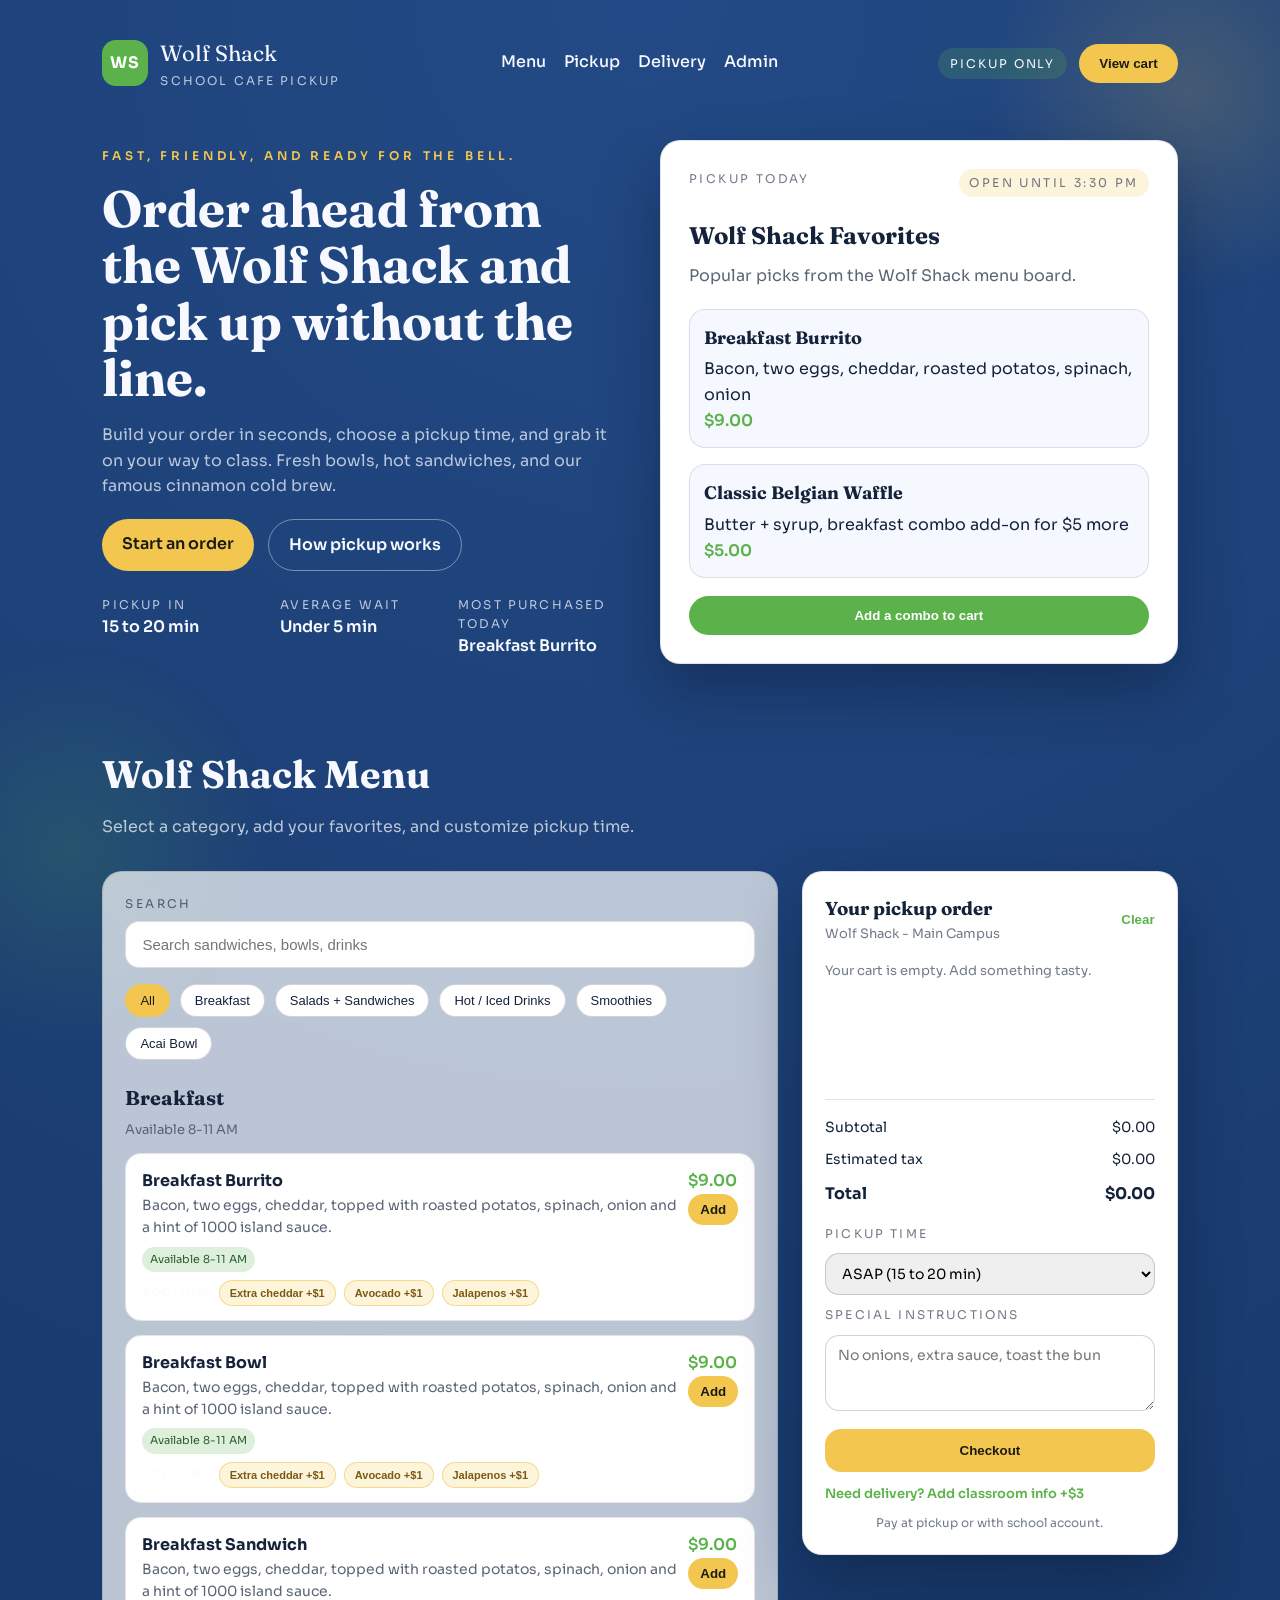
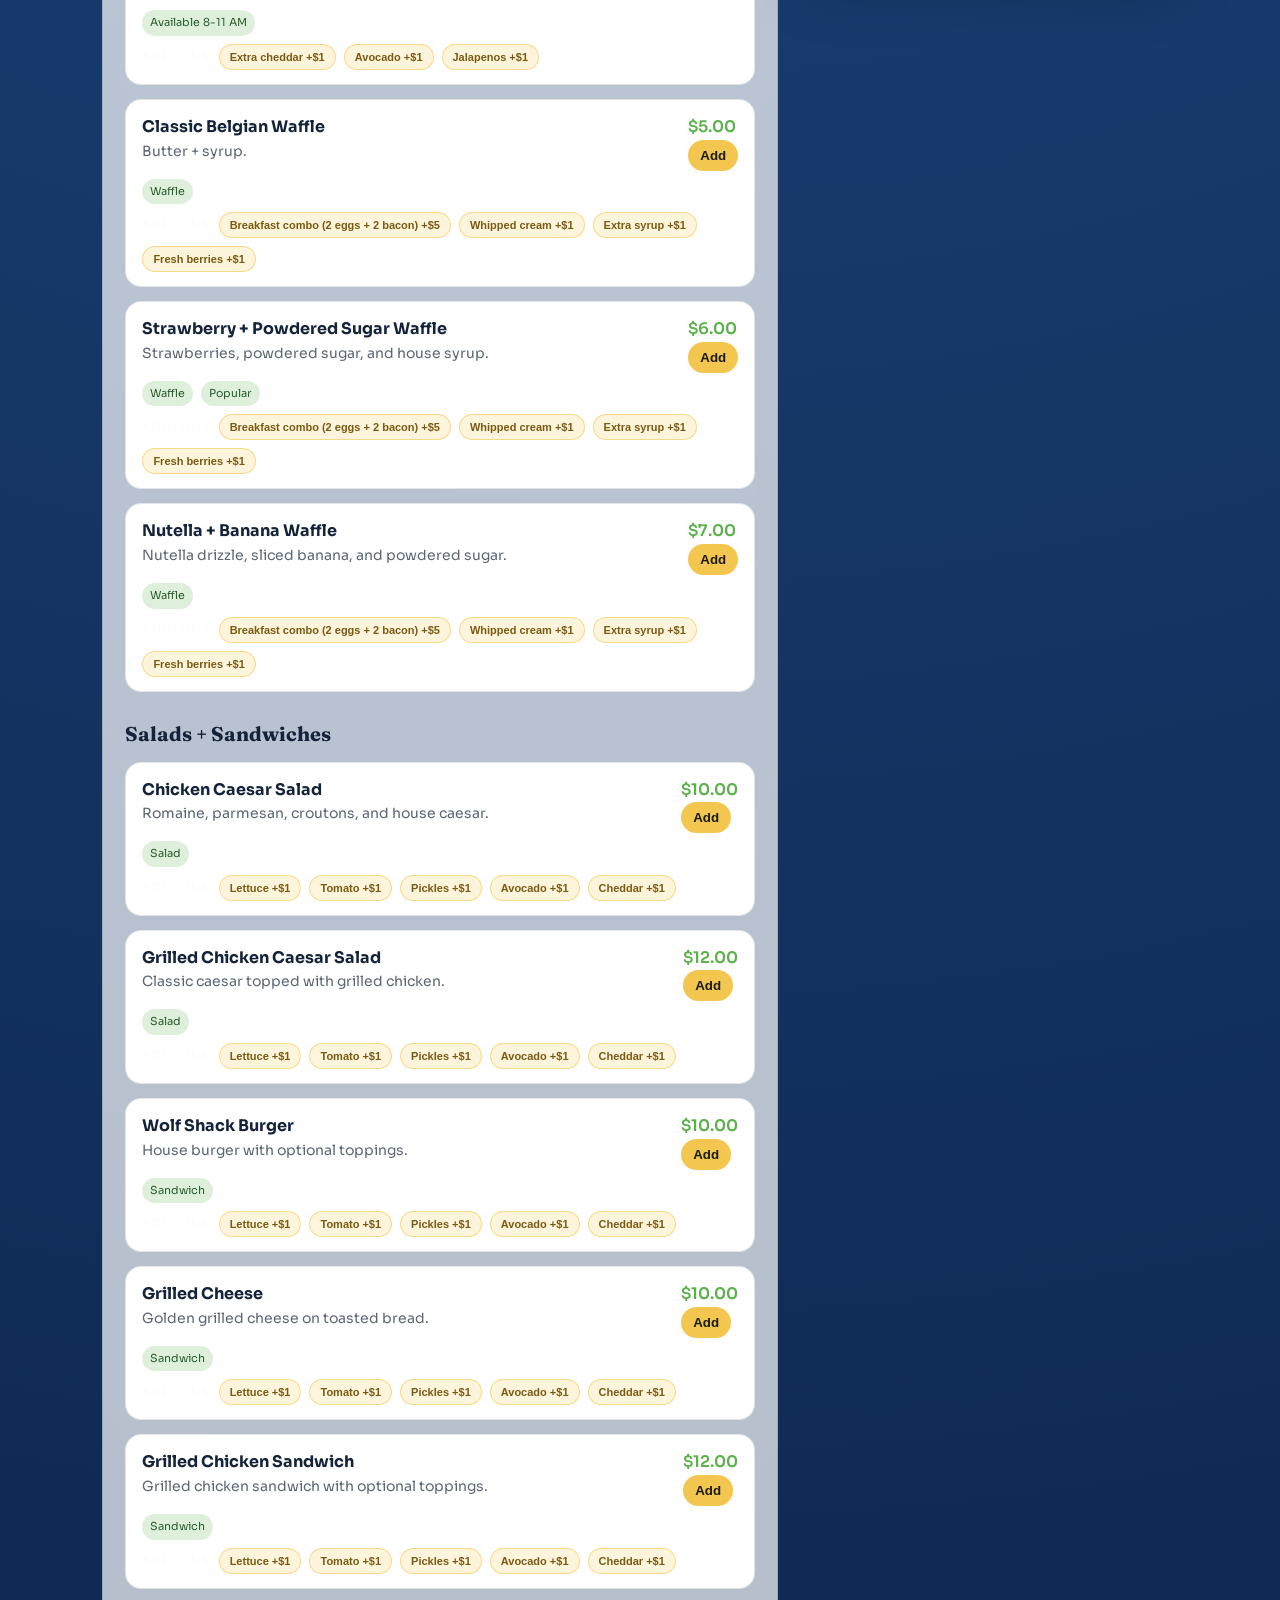
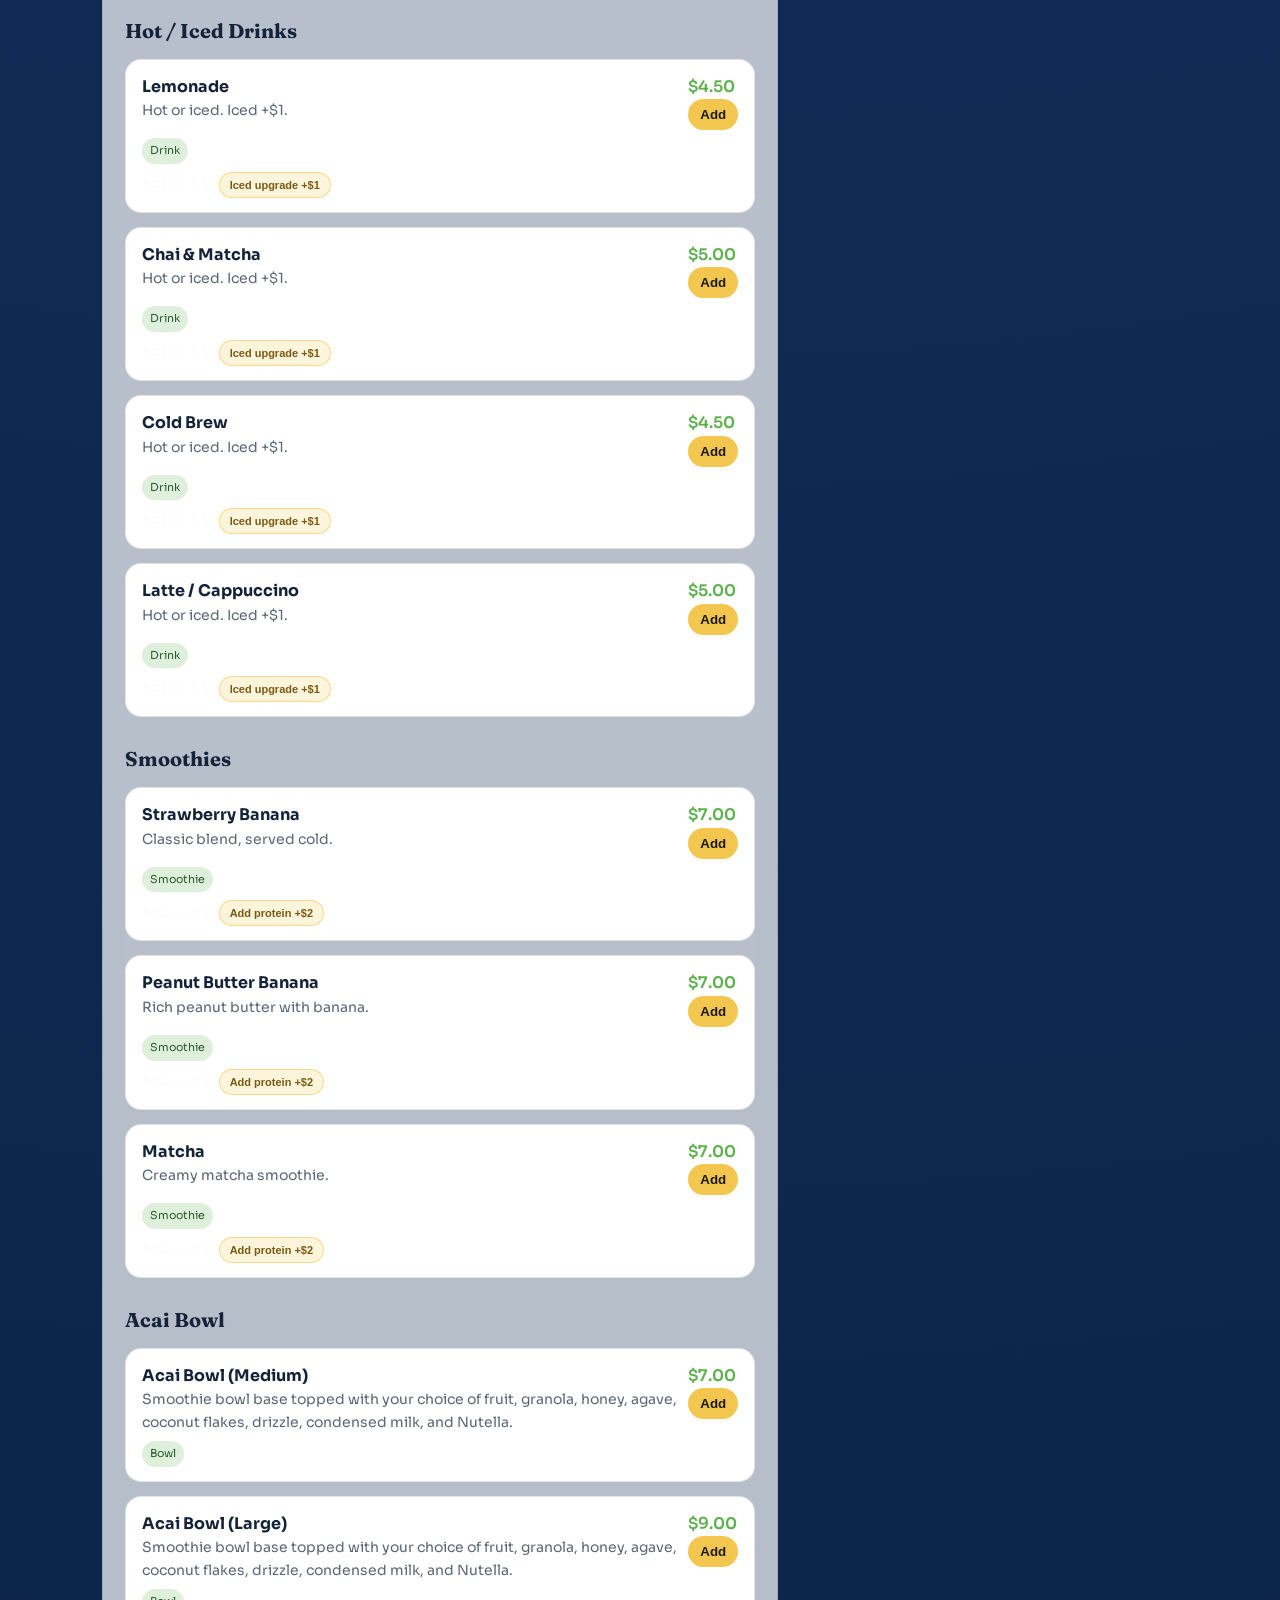
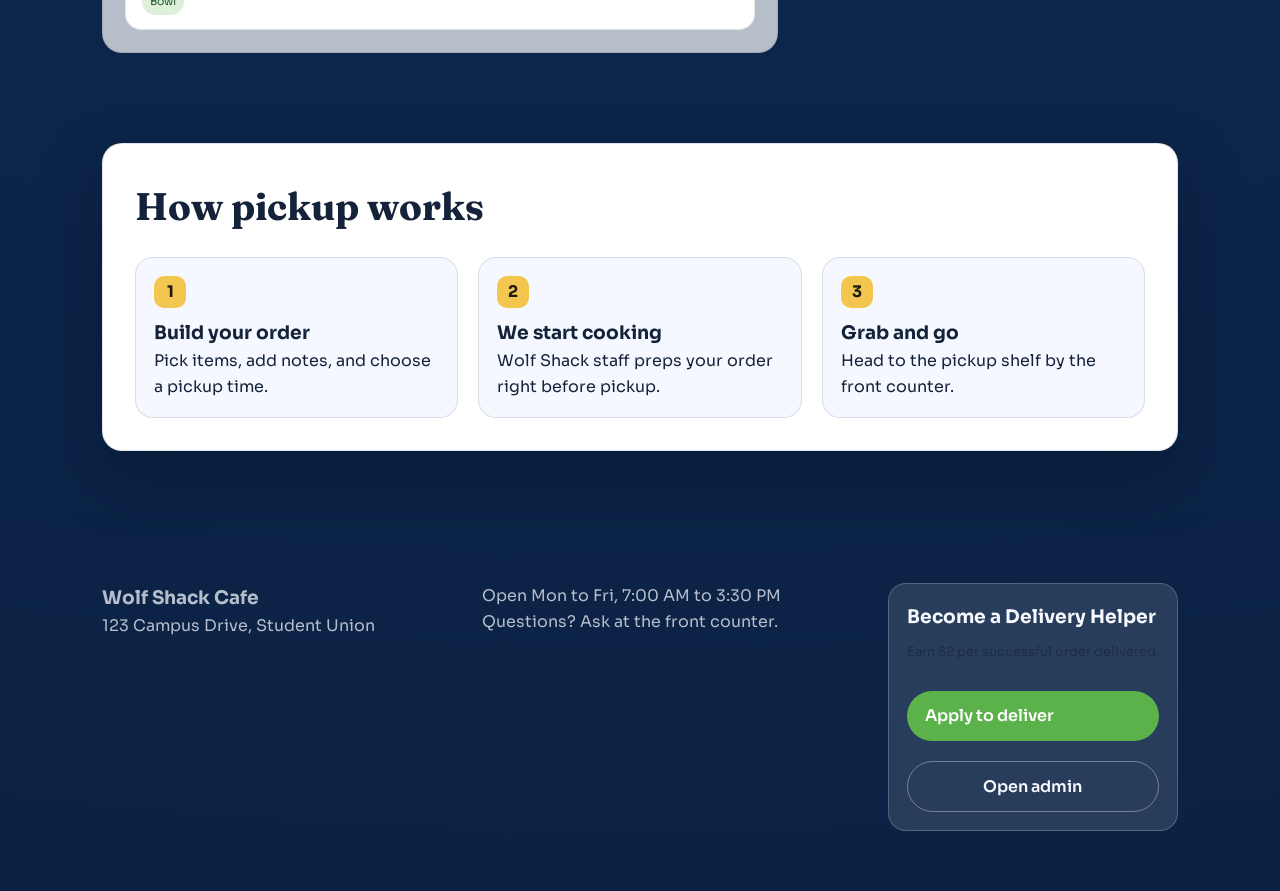
<file: index.html>
<!doctype html>
<html lang="en">
  <head>
    <meta charset="UTF-8" />
    <meta name="viewport" content="width=device-width, initial-scale=1" />
    <title>Wolf Shack Cafe - Pickup Order</title>
    <link rel="preconnect" href="https://fonts.googleapis.com" />
    <link rel="preconnect" href="https://fonts.gstatic.com" crossorigin />
    <link
      href="https://fonts.googleapis.com/css2?family=Fraunces:opsz,wght@9..144,600;9..144,700&family=Sora:wght@300;400;500;600;700&display=swap"
      rel="stylesheet"
    />
    <link rel="stylesheet" href="styles.css" />
  </head>
  <body>
    <div class="bg-orb orb-one"></div>
    <div class="bg-orb orb-two"></div>

    <header class="hero" id="top">
      <nav class="nav">
        <div class="logo">
          <span class="logo-mark">WS</span>
          <div>
            <p class="logo-title">Wolf Shack</p>
            <p class="logo-subtitle">School Cafe Pickup</p>
          </div>
        </div>
        <div class="nav-links">
          <a href="#menu">Menu</a>
          <a href="#how">Pickup</a>
          <a href="delivery.html">Delivery</a>
          <a href="admin.html">Admin</a>
        </div>
        <div class="nav-cta">
          <span class="status-pill">Pickup only</span>
          <button class="cta" type="button" id="jumpToCart">View cart</button>
        </div>
      </nav>

      <div class="hero-grid">
        <div class="hero-copy">
          <p class="eyebrow">Fast, friendly, and ready for the bell.</p>
          <h1>
            Order ahead from the Wolf Shack and pick up without the line.
          </h1>
          <p class="subtext">
            Build your order in seconds, choose a pickup time, and grab it on
            your way to class. Fresh bowls, hot sandwiches, and our famous
            cinnamon cold brew.
          </p>
          <div class="hero-actions">
            <a class="cta" href="#menu">Start an order</a>
            <a class="ghost" href="#how">How pickup works</a>
          </div>
          <div class="hero-badges">
            <div>
              <p class="badge-title">Pickup in</p>
              <p class="badge-value" id="pickupEta">15 to 20 min</p>
            </div>
            <div>
              <p class="badge-title">Average wait</p>
              <p class="badge-value">Under 5 min</p>
            </div>
            <div>
              <p class="badge-title">Most purchased today</p>
              <p class="badge-value">Breakfast Burrito</p>
            </div>
          </div>
        </div>

        <div class="hero-card">
          <div class="hero-card-top">
            <span>Pickup today</span>
            <span class="pill">Open until 3:30 PM</span>
          </div>
          <h2>Wolf Shack Favorites</h2>
          <p class="hero-card-sub">
            Popular picks from the Wolf Shack menu board.
          </p>
          <div class="specials">
            <article>
              <h3>Breakfast Burrito</h3>
              <p>Bacon, two eggs, cheddar, roasted potatos, spinach, onion</p>
              <span class="price">$9.00</span>
            </article>
            <article>
              <h3>Classic Belgian Waffle</h3>
              <p>Butter + syrup, breakfast combo add-on for $5 more</p>
              <span class="price">$5.00</span>
            </article>
          </div>
          <button class="pill-btn" type="button" id="addSpecial">
            Add a combo to cart
          </button>
        </div>
      </div>
    </header>

    <main>
      <section id="menu" class="menu">
        <div class="section-title">
          <h2>Wolf Shack Menu</h2>
          <p>
            Select a category, add your favorites, and customize pickup time.
          </p>
        </div>

        <div class="menu-layout">
          <div class="menu-panel">
            <div class="search-row">
              <label class="search" for="searchInput">
                <span>Search</span>
                <input
                  type="text"
                  id="searchInput"
                  placeholder="Search sandwiches, bowls, drinks"
                  autocomplete="off"
                />
              </label>
              <div class="category-chips" id="categoryChips"></div>
            </div>

            <div class="menu-grid" id="menuGrid"></div>
          </div>

          <aside class="cart-panel" id="cartPanel">
            <div class="cart-header">
              <div>
                <h3>Your pickup order</h3>
                <p class="muted">Wolf Shack - Main Campus</p>
              </div>
              <button class="link" id="clearCart" type="button">Clear</button>
            </div>

            <div class="cart-items" id="cartItems"></div>

            <div class="cart-summary">
              <div class="summary-row">
                <span>Subtotal</span>
                <span id="subtotal">$0.00</span>
              </div>
              <div class="summary-row">
                <span>Estimated tax</span>
                <span id="tax">$0.00</span>
              </div>
              <div class="summary-row total">
                <span>Total</span>
                <span id="total">$0.00</span>
              </div>
            </div>

            <div class="pickup-block">
              <label for="pickupTime">Pickup time</label>
              <select id="pickupTime"></select>
              <label for="notes">Special instructions</label>
              <textarea
                id="notes"
                rows="3"
                placeholder="No onions, extra sauce, toast the bun"
              ></textarea>
            </div>

            <button class="checkout" type="button" onclick="location.href='checkout.html'">
              Checkout
            </button>
            <a class="delivery-link" href="delivery.html">Need delivery? Add classroom info +$3</a>
            <p class="fine">Pay at pickup or with school account.</p>
          </aside>
        </div>
      </section>

      <section id="how" class="how">
        <div class="section-title">
          <h2>How pickup works</h2>
        </div>
        <div class="steps">
          <div class="step">
            <span class="step-number">1</span>
            <h3>Build your order</h3>
            <p>Pick items, add notes, and choose a pickup time.</p>
          </div>
          <div class="step">
            <span class="step-number">2</span>
            <h3>We start cooking</h3>
            <p>Wolf Shack staff preps your order right before pickup.</p>
          </div>
          <div class="step">
            <span class="step-number">3</span>
            <h3>Grab and go</h3>
            <p>Head to the pickup shelf by the front counter.</p>
          </div>
        </div>
      </section>

    </main>

    <footer class="footer">
      <div>
        <h3>Wolf Shack Cafe</h3>
        <p>123 Campus Drive, Student Union</p>
      </div>
      <div>
        <p>Open Mon to Fri, 7:00 AM to 3:30 PM</p>
        <p>Questions? Ask at the front counter.</p>
      </div>
      <div class="footer-cta">
        <h3>Become a Delivery Helper</h3>
        <p class="muted">Earn $2 per successful order delivered.</p>
        <a class="pill-btn" href="deliverer.html">Apply to deliver</a>
        <a class="ghost-btn" href="admin.html">Open admin</a>
      </div>
    </footer>

    <script src="app.js"></script>
  </body>
</html>
</file>
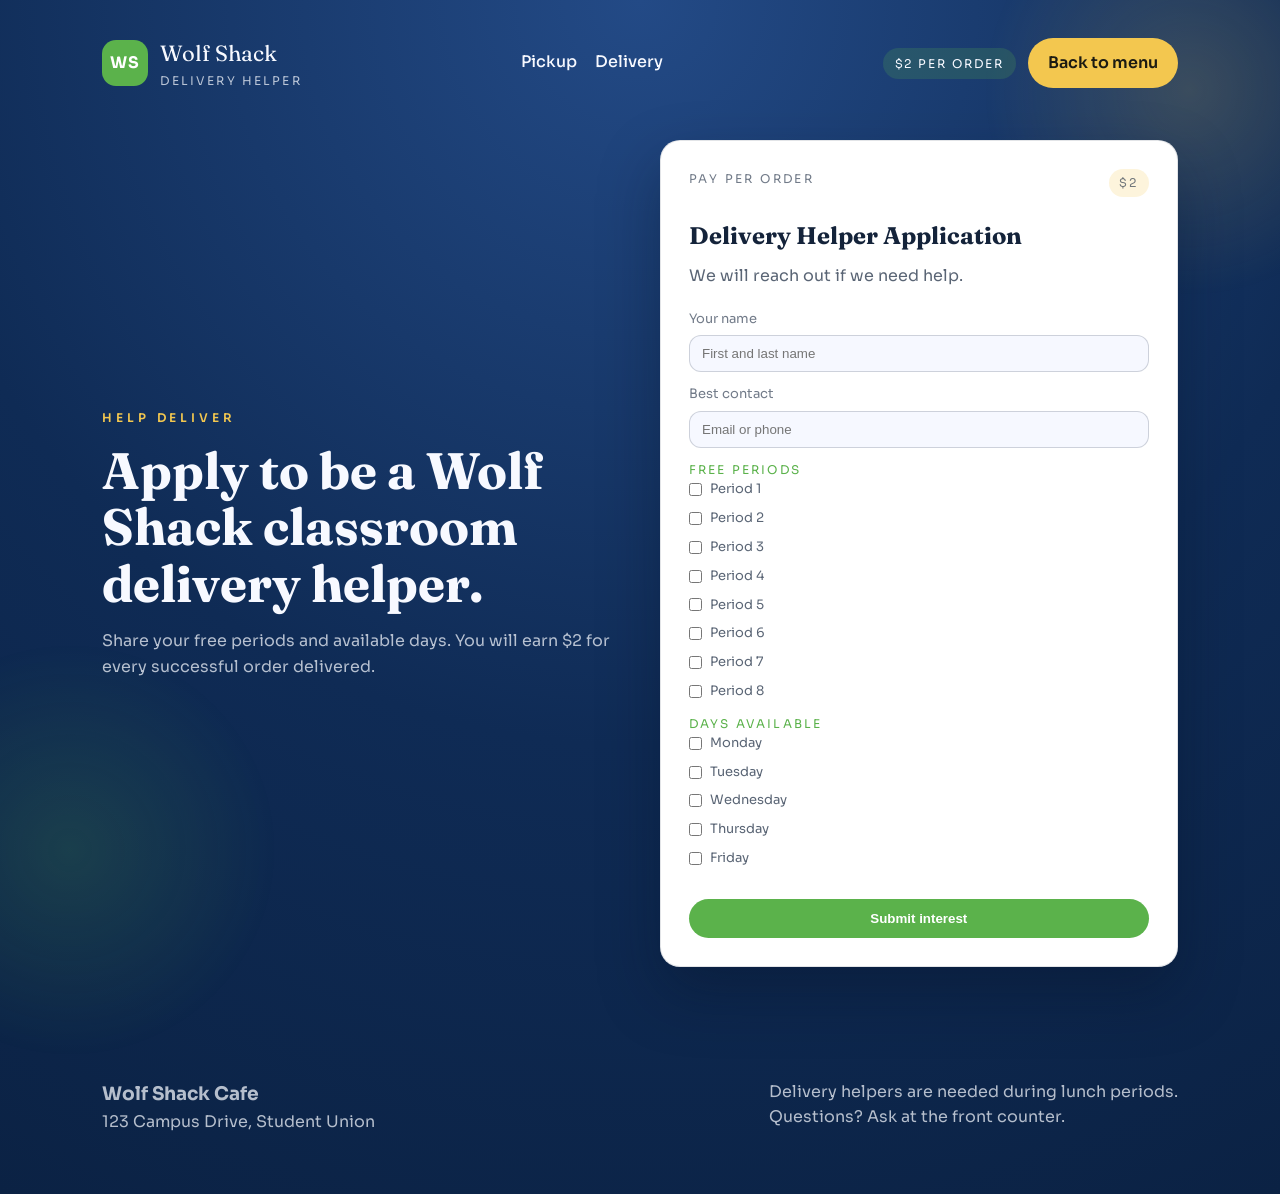
<file: deliverer.html>
<!doctype html>
<html lang="en">
  <head>
    <meta charset="UTF-8" />
    <meta name="viewport" content="width=device-width, initial-scale=1" />
    <title>Wolf Shack Delivery Helper</title>
    <link rel="preconnect" href="https://fonts.googleapis.com" />
    <link rel="preconnect" href="https://fonts.gstatic.com" crossorigin />
    <link
      href="https://fonts.googleapis.com/css2?family=Fraunces:opsz,wght@9..144,600;9..144,700&family=Sora:wght@300;400;500;600;700&display=swap"
      rel="stylesheet"
    />
    <link rel="stylesheet" href="styles.css" />
  </head>
  <body>
    <div class="bg-orb orb-one"></div>
    <div class="bg-orb orb-two"></div>

    <header class="hero">
      <nav class="nav">
        <div class="logo">
          <span class="logo-mark">WS</span>
          <div>
            <p class="logo-title">Wolf Shack</p>
            <p class="logo-subtitle">Delivery Helper</p>
          </div>
        </div>
        <div class="nav-links">
          <a href="index.html">Pickup</a>
          <a href="delivery.html">Delivery</a>
        </div>
        <div class="nav-cta">
          <span class="status-pill">$2 per order</span>
          <a class="cta" href="index.html">Back to menu</a>
        </div>
      </nav>

      <div class="hero-grid">
        <div class="hero-copy">
          <p class="eyebrow">Help deliver</p>
          <h1>Apply to be a Wolf Shack classroom delivery helper.</h1>
          <p class="subtext">
            Share your free periods and available days. You will earn $2 for
            every successful order delivered.
          </p>
        </div>
        <div class="hero-card">
          <div class="hero-card-top">
            <span>Pay per order</span>
            <span class="pill">$2</span>
          </div>
          <h2>Delivery Helper Application</h2>
          <p class="hero-card-sub">We will reach out if we need help.</p>
          <form class="delivery-form">
            <label>
              Your name
              <input type="text" placeholder="First and last name" />
            </label>
            <label>
              Best contact
              <input type="text" placeholder="Email or phone" />
            </label>
            <fieldset class="checkbox-group">
              <legend>Free periods</legend>
              <label><input type="checkbox" /> Period 1</label>
              <label><input type="checkbox" /> Period 2</label>
              <label><input type="checkbox" /> Period 3</label>
              <label><input type="checkbox" /> Period 4</label>
              <label><input type="checkbox" /> Period 5</label>
              <label><input type="checkbox" /> Period 6</label>
              <label><input type="checkbox" /> Period 7</label>
              <label><input type="checkbox" /> Period 8</label>
            </fieldset>
            <fieldset class="checkbox-group">
              <legend>Days available</legend>
              <label><input type="checkbox" /> Monday</label>
              <label><input type="checkbox" /> Tuesday</label>
              <label><input type="checkbox" /> Wednesday</label>
              <label><input type="checkbox" /> Thursday</label>
              <label><input type="checkbox" /> Friday</label>
            </fieldset>
            <button class="pill-btn" type="button">Submit interest</button>
          </form>
        </div>
      </div>
    </header>

    <footer class="footer">
      <div>
        <h3>Wolf Shack Cafe</h3>
        <p>123 Campus Drive, Student Union</p>
      </div>
      <div>
        <p>Delivery helpers are needed during lunch periods.</p>
        <p>Questions? Ask at the front counter.</p>
      </div>
    </footer>
  </body>
</html>
</file>
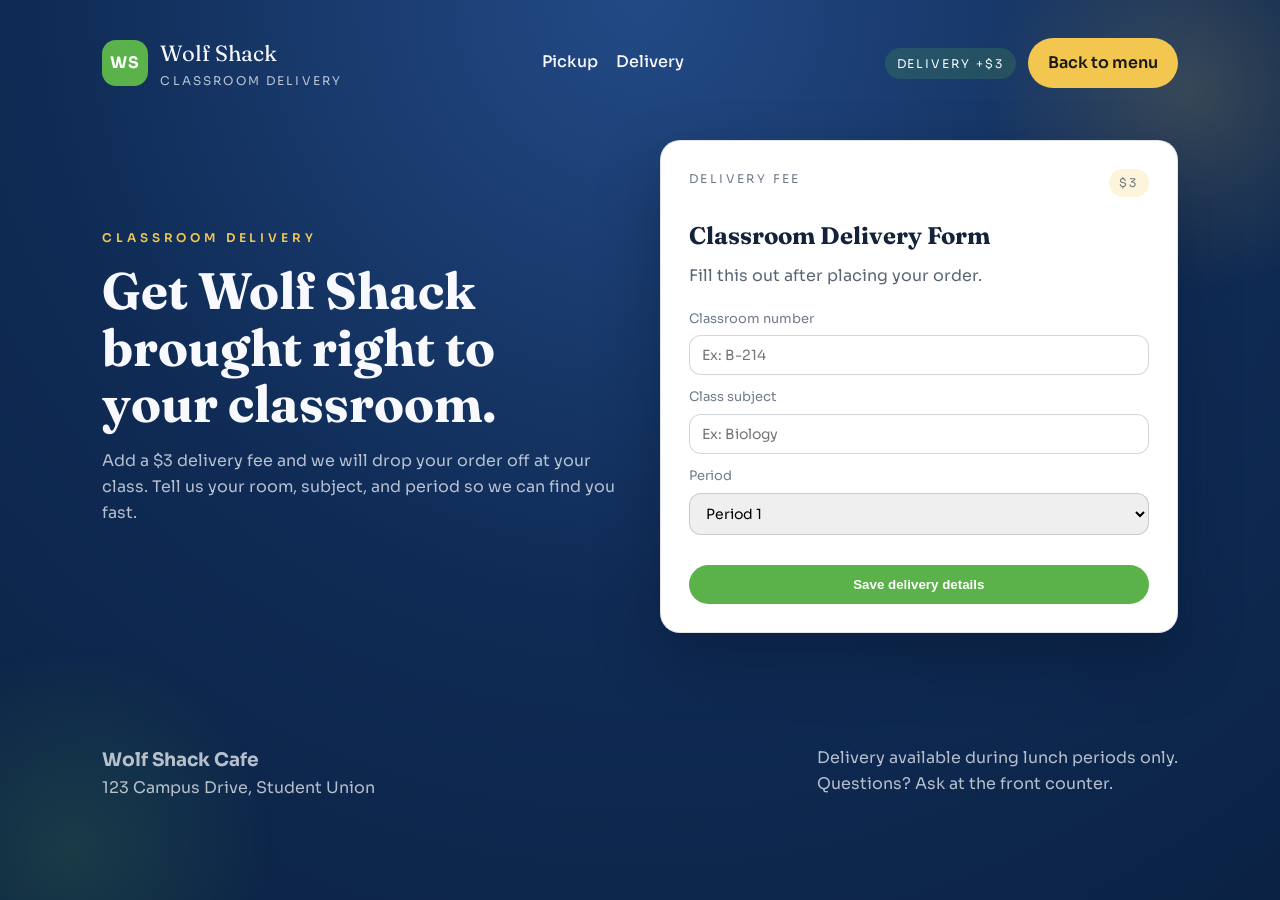
<file: delivery.html>
<!doctype html>
<html lang="en">
  <head>
    <meta charset="UTF-8" />
    <meta name="viewport" content="width=device-width, initial-scale=1" />
    <title>Wolf Shack Delivery - Classroom Drop</title>
    <link rel="preconnect" href="https://fonts.googleapis.com" />
    <link rel="preconnect" href="https://fonts.gstatic.com" crossorigin />
    <link
      href="https://fonts.googleapis.com/css2?family=Fraunces:opsz,wght@9..144,600;9..144,700&family=Sora:wght@300;400;500;600;700&display=swap"
      rel="stylesheet"
    />
    <link rel="stylesheet" href="styles.css" />
  </head>
  <body>
    <div class="bg-orb orb-one"></div>
    <div class="bg-orb orb-two"></div>

    <header class="hero" id="top">
      <nav class="nav">
        <div class="logo">
          <span class="logo-mark">WS</span>
          <div>
            <p class="logo-title">Wolf Shack</p>
            <p class="logo-subtitle">Classroom Delivery</p>
          </div>
        </div>
        <div class="nav-links">
          <a href="index.html">Pickup</a>
          <a href="delivery.html">Delivery</a>
        </div>
        <div class="nav-cta">
          <span class="status-pill">Delivery +$3</span>
          <a class="cta" href="index.html">Back to menu</a>
        </div>
      </nav>

      <div class="hero-grid">
        <div class="hero-copy">
          <p class="eyebrow">Classroom delivery</p>
          <h1>Get Wolf Shack brought right to your classroom.</h1>
          <p class="subtext">
            Add a $3 delivery fee and we will drop your order off at your class.
            Tell us your room, subject, and period so we can find you fast.
          </p>
        </div>
        <div class="hero-card">
          <div class="hero-card-top">
            <span>Delivery fee</span>
            <span class="pill">$3</span>
          </div>
          <h2>Classroom Delivery Form</h2>
          <p class="hero-card-sub">
            Fill this out after placing your order.
          </p>
          <form class="delivery-page-form">
            <label>
              Classroom number
              <input type="text" placeholder="Ex: B-214" />
            </label>
            <label>
              Class subject
              <input type="text" placeholder="Ex: Biology" />
            </label>
            <label>
              Period
              <select>
                <option>Period 1</option>
                <option>Period 2</option>
                <option>Period 3</option>
                <option>Period 4</option>
                <option>Period 5</option>
                <option>Period 6</option>
                <option>Period 7</option>
                <option>Period 8</option>
              </select>
            </label>
            <button class="pill-btn" type="button">Save delivery details</button>
          </form>
        </div>
      </div>
    </header>

    <footer class="footer">
      <div>
        <h3>Wolf Shack Cafe</h3>
        <p>123 Campus Drive, Student Union</p>
      </div>
      <div>
        <p>Delivery available during lunch periods only.</p>
        <p>Questions? Ask at the front counter.</p>
      </div>
    </footer>
  </body>
</html>
</file>
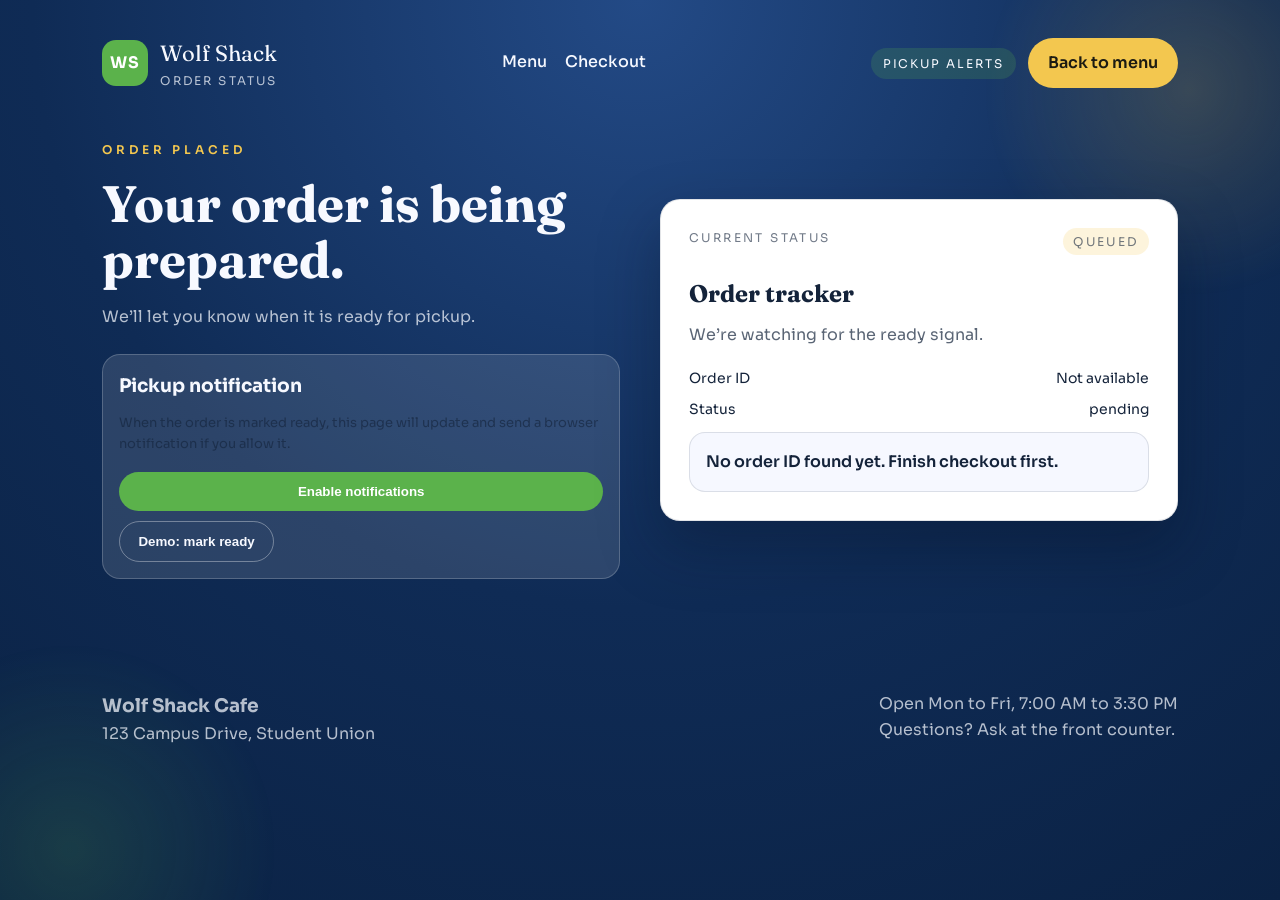
<file: order-status.html>
<!doctype html>
<html lang="en">
  <head>
    <meta charset="UTF-8" />
    <meta name="viewport" content="width=device-width, initial-scale=1" />
    <title>Wolf Shack Order Status</title>
    <link rel="preconnect" href="https://fonts.googleapis.com" />
    <link rel="preconnect" href="https://fonts.gstatic.com" crossorigin />
    <link
      href="https://fonts.googleapis.com/css2?family=Fraunces:opsz,wght@9..144,600;9..144,700&family=Sora:wght@300;400;500;600;700&display=swap"
      rel="stylesheet"
    />
    <link rel="stylesheet" href="styles.css" />
  </head>
  <body>
    <div class="bg-orb orb-one"></div>
    <div class="bg-orb orb-two"></div>

    <header class="hero">
      <nav class="nav">
        <div class="logo">
          <span class="logo-mark">WS</span>
          <div>
            <p class="logo-title">Wolf Shack</p>
            <p class="logo-subtitle">Order Status</p>
          </div>
        </div>
        <div class="nav-links">
          <a href="index.html">Menu</a>
          <a href="checkout.html">Checkout</a>
        </div>
        <div class="nav-cta">
          <span class="status-pill">Pickup alerts</span>
          <a class="cta" href="index.html">Back to menu</a>
        </div>
      </nav>

      <div class="hero-grid">
        <div class="hero-copy">
          <p class="eyebrow">Order placed</p>
          <h1>Your order is being prepared.</h1>
          <p class="subtext" id="statusMessage">
            We’ll let you know when it is ready for pickup.
          </p>
          <div class="order-summary">
            <h3>Pickup notification</h3>
            <p class="muted">
              When the order is marked ready, this page will update and send a
              browser notification if you allow it.
            </p>
            <button class="pill-btn" id="enableNotifications" type="button">
              Enable notifications
            </button>
            <button class="ghost-btn" id="simulateReady" type="button">
              Demo: mark ready
            </button>
          </div>
        </div>

        <div class="hero-card">
          <div class="hero-card-top">
            <span>Current status</span>
            <span class="pill" id="statusPill">Preparing</span>
          </div>
          <h2>Order tracker</h2>
          <p class="hero-card-sub">We’re watching for the ready signal.</p>
          <div id="orderMeta" class="status-meta"></div>
          <div class="status-card" id="statusCard">
            Waiting for pickup update.
          </div>
        </div>
      </div>
    </header>

    <footer class="footer">
      <div>
        <h3>Wolf Shack Cafe</h3>
        <p>123 Campus Drive, Student Union</p>
      </div>
      <div>
        <p>Open Mon to Fri, 7:00 AM to 3:30 PM</p>
        <p>Questions? Ask at the front counter.</p>
      </div>
    </footer>

    <script src="order-status.js"></script>
  </body>
</html>
</file>
<file: styles.css>
:root {
  --bg: #0f2b55;
  --bg-soft: #173a6d;
  --ink: #f7f9ff;
  --muted: rgba(247, 249, 255, 0.72);
  --accent: #f3c74f;
  --accent-2: #5bb24b;
  --accent-3: #7ecbff;
  --card: #ffffff;
  --card-ink: #14233a;
  --stroke: rgba(255, 255, 255, 0.2);
  --shadow: 0 26px 60px rgba(7, 18, 38, 0.35);
  --radius: 20px;
}

* {
  box-sizing: border-box;
  margin: 0;
  padding: 0;
}

body {
  font-family: "Sora", sans-serif;
  background: radial-gradient(circle at top, #234a86 0%, var(--bg) 55%, #0b2244 100%);
  color: var(--ink);
  min-height: 100vh;
  line-height: 1.6;
  overflow-x: hidden;
}

a {
  color: inherit;
  text-decoration: none;
}

.bg-orb {
  position: fixed;
  width: 420px;
  height: 420px;
  border-radius: 50%;
  filter: blur(0px);
  opacity: 0.5;
  z-index: -1;
}

.orb-one {
  background: radial-gradient(circle, rgba(243, 199, 79, 0.35) 0%, rgba(243, 199, 79, 0) 70%);
  top: -120px;
  right: -120px;
}

.orb-two {
  background: radial-gradient(circle, rgba(91, 178, 75, 0.35) 0%, rgba(91, 178, 75, 0) 70%);
  bottom: -160px;
  left: -140px;
}

.hero {
  padding: 36px 8vw 80px;
  position: relative;
}

.nav {
  display: flex;
  align-items: center;
  justify-content: space-between;
  gap: 24px;
  flex-wrap: wrap;
}

.logo {
  display: flex;
  align-items: center;
  gap: 12px;
}

.logo-mark {
  display: inline-flex;
  align-items: center;
  justify-content: center;
  width: 46px;
  height: 46px;
  border-radius: 14px;
  background: var(--accent-2);
  color: #ffffff;
  font-weight: 700;
  letter-spacing: 0.1em;
}

.logo-title {
  font-family: "Fraunces", serif;
  font-size: 22px;
}

.logo-subtitle {
  font-size: 12px;
  text-transform: uppercase;
  letter-spacing: 0.18em;
  color: var(--muted);
}

.nav-links {
  display: flex;
  gap: 18px;
  flex-wrap: wrap;
  font-weight: 500;
}

.nav-links a {
  padding: 6px 0;
  border-bottom: 2px solid transparent;
}

.nav-links a:hover {
  border-bottom-color: var(--accent);
}

.nav-cta {
  display: flex;
  align-items: center;
  gap: 12px;
}

.status-pill {
  padding: 6px 12px;
  background: rgba(91, 178, 75, 0.2);
  border-radius: 999px;
  font-size: 12px;
  text-transform: uppercase;
  letter-spacing: 0.16em;
}

.cta {
  padding: 12px 20px;
  border-radius: 999px;
  background: var(--accent);
  color: #1c1b12;
  font-weight: 600;
  border: none;
  cursor: pointer;
}

.ghost {
  padding: 12px 20px;
  border-radius: 999px;
  border: 1px solid rgba(255, 255, 255, 0.4);
  font-weight: 600;
}

.hero-grid {
  display: grid;
  grid-template-columns: repeat(auto-fit, minmax(280px, 1fr));
  gap: 40px;
  margin-top: 50px;
  align-items: center;
}

.eyebrow {
  text-transform: uppercase;
  letter-spacing: 0.32em;
  font-size: 12px;
  color: var(--accent);
  font-weight: 600;
}

.hero-copy h1 {
  font-family: "Fraunces", serif;
  font-size: clamp(2.4rem, 4vw, 3.8rem);
  line-height: 1.1;
  margin: 16px 0;
}

.subtext {
  color: var(--muted);
  margin-bottom: 20px;
  max-width: 520px;
}

.hero-actions {
  display: flex;
  gap: 14px;
  flex-wrap: wrap;
  margin-bottom: 24px;
}

.hero-badges {
  display: grid;
  grid-template-columns: repeat(auto-fit, minmax(140px, 1fr));
  gap: 16px;
}

.badge-title {
  font-size: 12px;
  text-transform: uppercase;
  letter-spacing: 0.18em;
  color: var(--muted);
}

.badge-value {
  font-weight: 600;
}

.hero-card {
  background: var(--card);
  border-radius: var(--radius);
  box-shadow: var(--shadow);
  padding: 28px;
  border: 1px solid rgba(20, 35, 58, 0.12);
  color: var(--card-ink);
}

.hero-card-top {
  display: flex;
  justify-content: space-between;
  font-size: 12px;
  text-transform: uppercase;
  letter-spacing: 0.2em;
  color: rgba(20, 35, 58, 0.6);
  margin-bottom: 20px;
}

.pill {
  background: rgba(243, 199, 79, 0.2);
  padding: 4px 10px;
  border-radius: 999px;
}

.hero-card h2 {
  font-family: "Fraunces", serif;
  margin-bottom: 8px;
}

.hero-card-sub {
  color: rgba(20, 35, 58, 0.7);
  margin-bottom: 20px;
}

.specials {
  display: grid;
  gap: 16px;
}

.specials article {
  background: #f6f8ff;
  border-radius: 16px;
  padding: 14px;
  border: 1px solid rgba(20, 35, 58, 0.12);
}

.specials h3 {
  font-family: "Fraunces", serif;
  font-size: 18px;
  margin-bottom: 4px;
}

.price {
  font-weight: 600;
  color: var(--accent-2);
}

.pill-btn {
  width: 100%;
  border: none;
  margin-top: 18px;
  padding: 12px 18px;
  border-radius: 999px;
  background: var(--accent-2);
  color: #ffffff;
  font-weight: 600;
  cursor: pointer;
}

main {
  display: grid;
  gap: 90px;
  padding: 0 8vw 100px;
}

.section-title h2 {
  font-family: "Fraunces", serif;
  font-size: clamp(2rem, 3vw, 2.8rem);
  margin-bottom: 8px;
}

.section-title p {
  color: var(--muted);
  max-width: 560px;
}

.menu-layout {
  display: grid;
  grid-template-columns: minmax(0, 1.8fr) minmax(0, 1fr);
  gap: 24px;
  margin-top: 32px;
}

.menu-panel {
  background: rgba(255, 255, 255, 0.7);
  border-radius: var(--radius);
  padding: 22px;
  border: 1px solid rgba(20, 35, 58, 0.12);
  backdrop-filter: blur(8px);
  color: var(--card-ink);
}

.search-row {
  display: grid;
  gap: 16px;
}

.search {
  display: grid;
  gap: 8px;
  font-size: 12px;
  text-transform: uppercase;
  letter-spacing: 0.2em;
  color: rgba(20, 35, 58, 0.65);
}

.search input {
  padding: 14px 16px;
  border-radius: 14px;
  border: 1px solid rgba(20, 35, 58, 0.15);
  background: #ffffff;
  font-size: 15px;
}

.category-chips {
  display: flex;
  flex-wrap: wrap;
  gap: 10px;
}

.chip {
  padding: 8px 14px;
  border-radius: 999px;
  border: 1px solid rgba(20, 35, 58, 0.2);
  font-size: 13px;
  background: #ffffff;
  cursor: pointer;
  color: var(--card-ink);
}

.chip.active {
  background: var(--accent);
  color: #1c1b12;
  border-color: transparent;
}

.menu-grid {
  display: grid;
  gap: 26px;
  margin-top: 22px;
}

.menu-section h3 {
  font-family: "Fraunces", serif;
  font-size: 20px;
  margin-bottom: 12px;
}

.category-note {
  color: rgba(20, 35, 58, 0.6);
  font-size: 13px;
  margin-top: -6px;
  margin-bottom: 12px;
}

.menu-items {
  display: grid;
  gap: 14px;
}

.menu-item {
  background: #ffffff;
  border-radius: 16px;
  padding: 14px 16px;
  border: 1px solid rgba(20, 35, 58, 0.12);
  display: grid;
  gap: 8px;
}

.menu-item-top {
  display: flex;
  justify-content: space-between;
  align-items: flex-start;
  gap: 10px;
}

.menu-item h4 {
  font-size: 16px;
}

.menu-item p {
  color: rgba(20, 35, 58, 0.7);
  font-size: 14px;
}

.tags {
  display: flex;
  gap: 8px;
  flex-wrap: wrap;
}

.tag {
  font-size: 11px;
  padding: 4px 8px;
  background: rgba(91, 178, 75, 0.2);
  border-radius: 999px;
  color: #2a5d30;
}

.addons {
  display: flex;
  flex-wrap: wrap;
  gap: 8px;
  align-items: center;
}

.addons-label {
  font-size: 11px;
  text-transform: uppercase;
  letter-spacing: 0.12em;
  color: var(--muted);
}

.addon-btn {
  font-size: 11px;
  padding: 6px 10px;
  border-radius: 999px;
  border: 1px solid rgba(243, 199, 79, 0.6);
  background: rgba(243, 199, 79, 0.2);
  color: #7a5a12;
  cursor: pointer;
  font-weight: 600;
}

.addon-btn:hover {
  background: rgba(243, 199, 79, 0.35);
}

.add-btn {
  padding: 8px 12px;
  border-radius: 999px;
  border: none;
  background: var(--accent);
  color: #1c1b12;
  cursor: pointer;
  font-weight: 600;
  white-space: nowrap;
}

.cart-panel {
  background: #ffffff;
  border-radius: var(--radius);
  padding: 22px;
  border: 1px solid rgba(20, 35, 58, 0.12);
  box-shadow: var(--shadow);
  position: sticky;
  top: 24px;
  height: fit-content;
  color: var(--card-ink);
}

.cart-header {
  display: flex;
  justify-content: space-between;
  align-items: center;
  margin-bottom: 16px;
}

.cart-header h3 {
  font-family: "Fraunces", serif;
}

.muted {
  color: rgba(20, 35, 58, 0.6);
  font-size: 13px;
}

.link {
  border: none;
  background: none;
  color: var(--accent-2);
  font-weight: 600;
  cursor: pointer;
}

.cart-items {
  display: grid;
  gap: 14px;
  margin-bottom: 18px;
  max-height: 320px;
  overflow: auto;
  padding-right: 6px;
  min-height: 120px;
  scrollbar-gutter: stable;
}

.cart-item {
  display: grid;
  grid-template-columns: 1fr auto;
  gap: 10px;
  border-bottom: 1px dashed rgba(20, 35, 58, 0.2);
  padding-bottom: 10px;
}

.cart-item h4 {
  font-size: 15px;
}

.qty {
  display: inline-flex;
  align-items: center;
  gap: 6px;
  border: 1px solid rgba(20, 35, 58, 0.2);
  border-radius: 999px;
  padding: 4px 8px;
}

.qty button {
  border: none;
  background: none;
  cursor: pointer;
  font-size: 16px;
  padding: 0 6px;
}

.cart-summary {
  border-top: 1px solid rgba(20, 35, 58, 0.12);
  padding-top: 16px;
  display: grid;
  gap: 10px;
}

.summary-row {
  display: flex;
  justify-content: space-between;
  font-size: 14px;
}

.summary-row.total {
  font-size: 16px;
  font-weight: 700;
}

.pickup-block {
  margin-top: 18px;
  display: grid;
  gap: 10px;
}

.pickup-block label {
  font-size: 12px;
  text-transform: uppercase;
  letter-spacing: 0.18em;
  color: rgba(20, 35, 58, 0.6);
}

.pickup-block select,
.pickup-block textarea {
  border: 1px solid rgba(20, 35, 58, 0.2);
  border-radius: 14px;
  padding: 10px 12px;
  font-size: 14px;
  font-family: "Sora", sans-serif;
}

.checkout {
  margin-top: 18px;
  width: 100%;
  border: none;
  padding: 14px 18px;
  border-radius: 16px;
  background: var(--accent);
  color: #1c1b12;
  font-weight: 600;
  cursor: pointer;
  display: block;
  text-align: center;
}

.fine {
  text-align: center;
  font-size: 12px;
  color: rgba(20, 35, 58, 0.6);
  margin-top: 8px;
}

.delivery-link {
  display: inline-block;
  text-align: center;
  margin-top: 12px;
  font-size: 13px;
  color: var(--accent-2);
  font-weight: 600;
}

.how {
  background: #ffffff;
  border-radius: var(--radius);
  padding: 32px;
  border: 1px solid rgba(20, 35, 58, 0.12);
  box-shadow: var(--shadow);
  color: var(--card-ink);
}

.steps {
  display: grid;
  grid-template-columns: repeat(auto-fit, minmax(220px, 1fr));
  gap: 20px;
  margin-top: 20px;
}

.step {
  background: #f6f8ff;
  border-radius: 18px;
  padding: 18px;
  border: 1px solid rgba(20, 35, 58, 0.12);
}

.step-number {
  display: inline-flex;
  width: 32px;
  height: 32px;
  border-radius: 10px;
  background: var(--accent);
  color: #1c1b12;
  align-items: center;
  justify-content: center;
  margin-bottom: 10px;
  font-weight: 700;
}

.footer {
  display: flex;
  justify-content: space-between;
  padding: 32px 8vw 60px;
  color: var(--muted);
  flex-wrap: wrap;
  gap: 18px;
}

.footer-cta {
  background: rgba(255, 255, 255, 0.12);
  border: 1px solid rgba(255, 255, 255, 0.2);
  border-radius: 18px;
  padding: 18px;
  min-width: 240px;
  max-width: 320px;
  display: grid;
  gap: 10px;
}

.footer-cta h3 {
  color: var(--ink);
}

.delivery-page-form {
  display: grid;
  gap: 12px;
  margin-top: 16px;
}

.delivery-page-form label {
  display: grid;
  gap: 6px;
  font-size: 13px;
  color: rgba(20, 35, 58, 0.6);
}

.delivery-page-form input,
.delivery-page-form select {
  padding: 10px 12px;
  border-radius: 12px;
  border: 1px solid rgba(20, 35, 58, 0.18);
  font-size: 14px;
  font-family: "Sora", sans-serif;
}

.payment-block {
  margin-top: 16px;
  display: grid;
  gap: 10px;
}

.payment-block label {
  font-size: 12px;
  text-transform: uppercase;
  letter-spacing: 0.18em;
  color: rgba(20, 35, 58, 0.6);
}

.payment-block input {
  border: 1px solid rgba(20, 35, 58, 0.2);
  border-radius: 12px;
  padding: 10px 12px;
  font-size: 14px;
  font-family: "Sora", sans-serif;
}

.payment-row {
  display: grid;
  grid-template-columns: 1fr 1fr;
  gap: 12px;
}

.delivery-form {
  display: grid;
  gap: 12px;
  margin-top: 12px;
}

.delivery-form label {
  display: grid;
  gap: 6px;
  font-size: 13px;
  color: var(--muted);
}

.delivery-form input {
  padding: 10px 12px;
  border-radius: 12px;
  border: 1px solid rgba(255, 255, 255, 0.3);
  background: rgba(255, 255, 255, 0.12);
  color: var(--ink);
}

.checkbox-group {
  border: none;
  display: grid;
  gap: 8px;
  padding: 0;
  color: var(--muted);
}

.checkbox-group legend {
  font-size: 12px;
  text-transform: uppercase;
  letter-spacing: 0.18em;
  color: var(--accent);
}

.checkbox-group label {
  display: flex;
  align-items: center;
  gap: 8px;
  font-size: 13px;
  color: var(--muted);
}

.hero-card .delivery-form label {
  color: rgba(20, 35, 58, 0.6);
}

.hero-card .delivery-form input {
  border: 1px solid rgba(20, 35, 58, 0.18);
  background: #f6f8ff;
  color: var(--card-ink);
}

.hero-card .checkbox-group legend {
  color: var(--accent-2);
}

.hero-card .checkbox-group label {
  color: rgba(20, 35, 58, 0.7);
}

.order-summary {
  margin-top: 24px;
  background: rgba(255, 255, 255, 0.12);
  border: 1px solid rgba(255, 255, 255, 0.2);
  border-radius: 18px;
  padding: 16px;
}

.order-summary h3 {
  margin-bottom: 12px;
}

#orderItems {
  display: grid;
  gap: 8px;
  margin-bottom: 12px;
}

.order-item {
  display: flex;
  justify-content: space-between;
  font-size: 14px;
}

.square-card {
  border: 1px solid rgba(20, 35, 58, 0.18);
  border-radius: 12px;
  padding: 12px;
  background: #ffffff;
  margin-bottom: 12px;
}

.ghost-btn {
  display: inline-flex;
  align-items: center;
  justify-content: center;
  margin-top: 10px;
  border-radius: 999px;
  border: 1px solid rgba(255, 255, 255, 0.35);
  background: transparent;
  color: var(--ink);
  padding: 12px 18px;
  font-weight: 600;
  cursor: pointer;
}

.status-meta {
  display: grid;
  gap: 8px;
  margin-bottom: 12px;
}

.status-card {
  padding: 16px;
  border-radius: 16px;
  border: 1px solid rgba(20, 35, 58, 0.12);
  background: #f6f8ff;
  color: var(--card-ink);
  font-weight: 600;
}

.admin-layout {
  align-items: stretch;
}

.admin-stats {
  display: grid;
  grid-template-columns: repeat(auto-fit, minmax(120px, 1fr));
  gap: 12px;
  margin-top: 22px;
}

.stat-card {
  background: rgba(255, 255, 255, 0.12);
  border: 1px solid rgba(255, 255, 255, 0.18);
  border-radius: 16px;
  padding: 14px;
  display: grid;
  gap: 4px;
}

.stat-card span {
  font-size: 12px;
  text-transform: uppercase;
  letter-spacing: 0.16em;
  color: var(--muted);
}

.stat-card strong {
  font-size: 28px;
  font-family: "Fraunces", serif;
}

.admin-toolbox {
  align-self: start;
}

.admin-controls {
  display: grid;
  gap: 12px;
}

.admin-controls input {
  padding: 12px 14px;
  border-radius: 14px;
  border: 1px solid rgba(20, 35, 58, 0.18);
  background: #ffffff;
  color: var(--card-ink);
  font-size: 14px;
}

.filter-row {
  display: flex;
  flex-wrap: wrap;
  gap: 10px;
}

.filter-row .chip.active {
  background: var(--accent-2);
  color: #ffffff;
}

.admin-main {
  padding: 0 8vw 100px;
}

.admin-board {
  display: grid;
  gap: 24px;
}

.order-board {
  display: grid;
  gap: 16px;
}

.order-card {
  background: rgba(255, 255, 255, 0.95);
  color: var(--card-ink);
  border-radius: 20px;
  padding: 20px;
  border: 1px solid rgba(20, 35, 58, 0.12);
  box-shadow: var(--shadow);
  display: grid;
  gap: 12px;
}

.order-card-top {
  display: flex;
  justify-content: space-between;
  gap: 16px;
  align-items: flex-start;
}

.order-id {
  font-size: 11px;
  text-transform: uppercase;
  letter-spacing: 0.18em;
  color: rgba(20, 35, 58, 0.6);
  margin-bottom: 4px;
}

.order-meta {
  display: flex;
  flex-wrap: wrap;
  gap: 10px 16px;
  color: rgba(20, 35, 58, 0.7);
  font-size: 13px;
}

.order-items,
.order-notes {
  color: rgba(20, 35, 58, 0.85);
  font-size: 14px;
}

.order-actions {
  display: flex;
  flex-wrap: wrap;
  gap: 10px;
}

.order-actions .chip {
  background: #f6f8ff;
}

.status-paid {
  background: rgba(91, 178, 75, 0.2);
  color: #2a5d30;
}

.status-ready {
  background: rgba(243, 199, 79, 0.3);
  color: #7a5a12;
}

.status-completed {
  background: rgba(20, 35, 58, 0.12);
  color: var(--card-ink);
}

.empty-state {
  background: rgba(255, 255, 255, 0.9);
  border-radius: 18px;
  padding: 24px;
  border: 1px dashed rgba(255, 255, 255, 0.35);
  color: var(--muted);
}

@media (max-width: 980px) {
  .menu-layout {
    grid-template-columns: 1fr;
  }

  .cart-panel {
    position: static;
  }

  .admin-main {
    padding: 0 8vw 80px;
  }
}

@media (max-width: 720px) {
  .nav {
    align-items: flex-start;
  }

  .nav-cta {
    width: 100%;
    justify-content: space-between;
  }

  .payment-row {
    grid-template-columns: 1fr;
  }

  .order-card-top {
    flex-direction: column;
  }
}

@media (prefers-reduced-motion: no-preference) {
  .hero,
  .menu-panel,
  .cart-panel,
  .how {
    animation: fadeUp 0.8s ease both;
  }
}

@keyframes fadeUp {
  from {
    opacity: 0;
    transform: translateY(20px);
  }
  to {
    opacity: 1;
    transform: translateY(0);
  }
}
</file>
